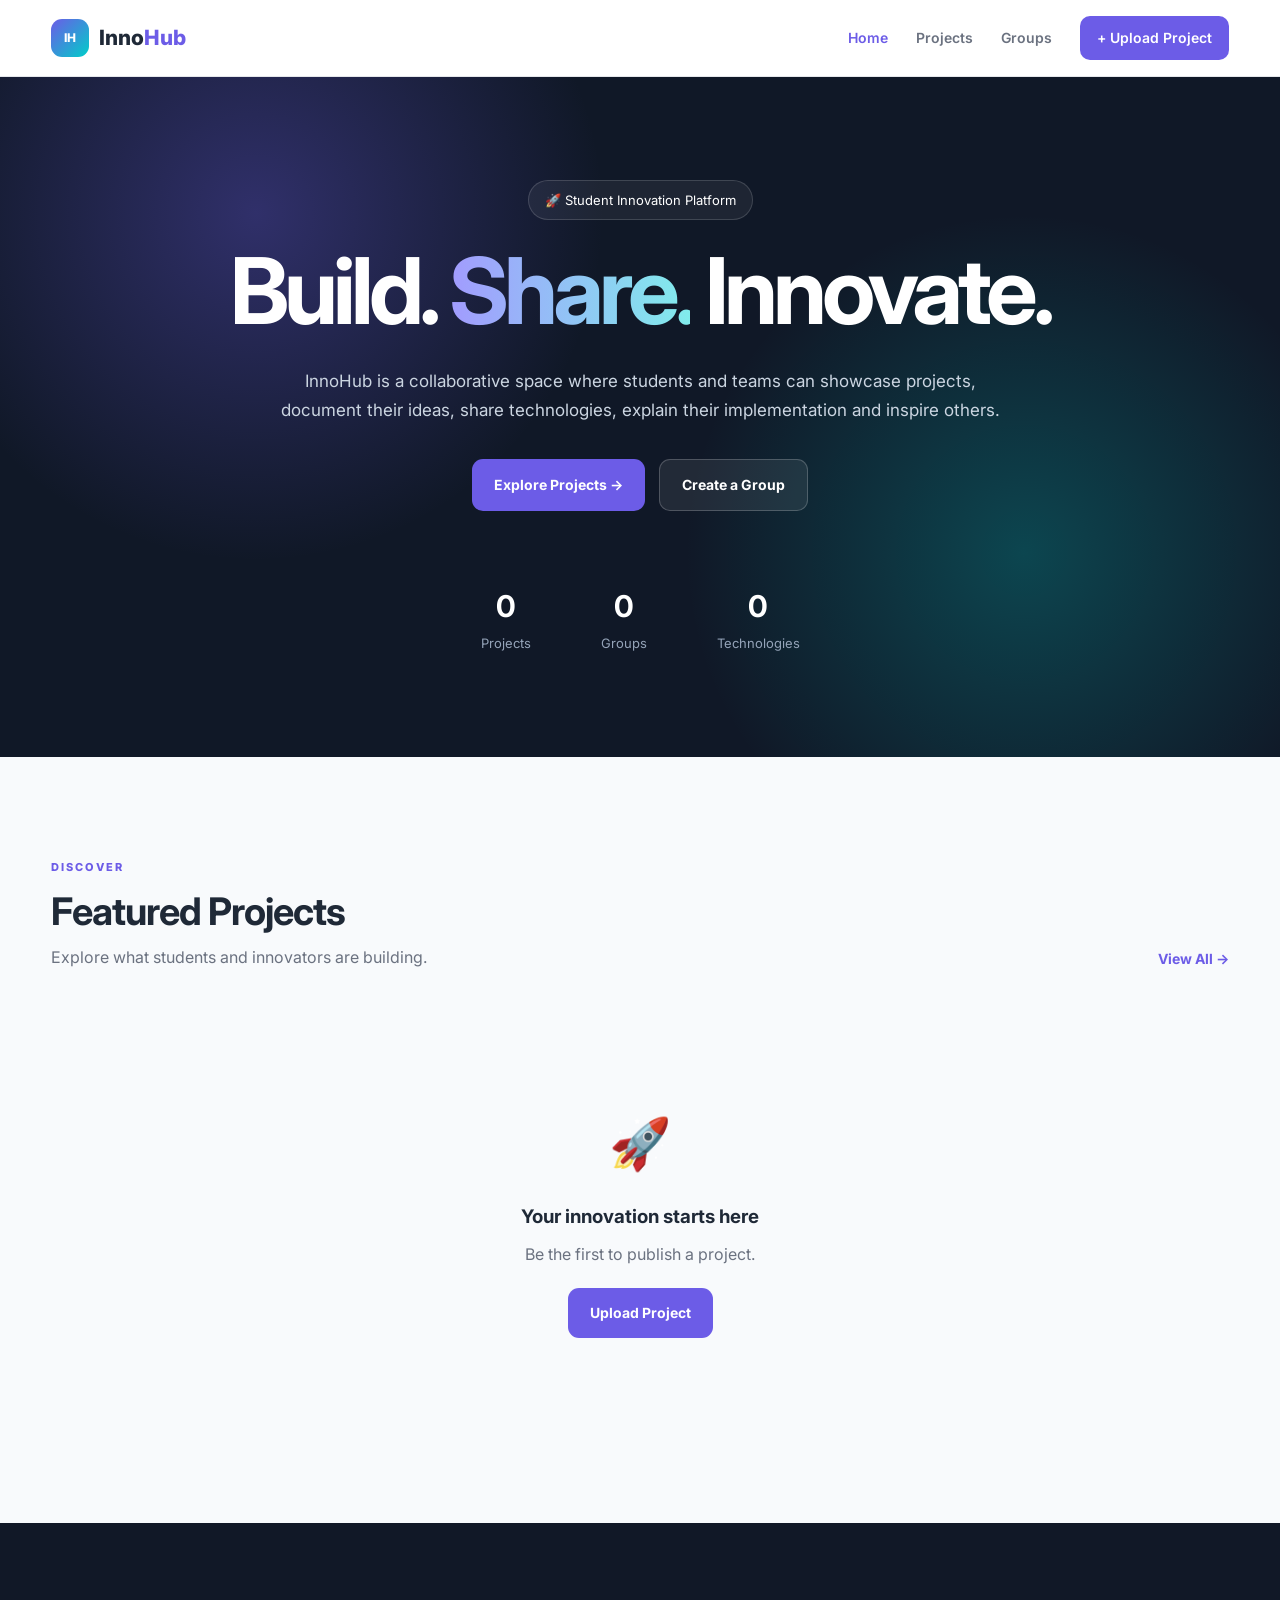
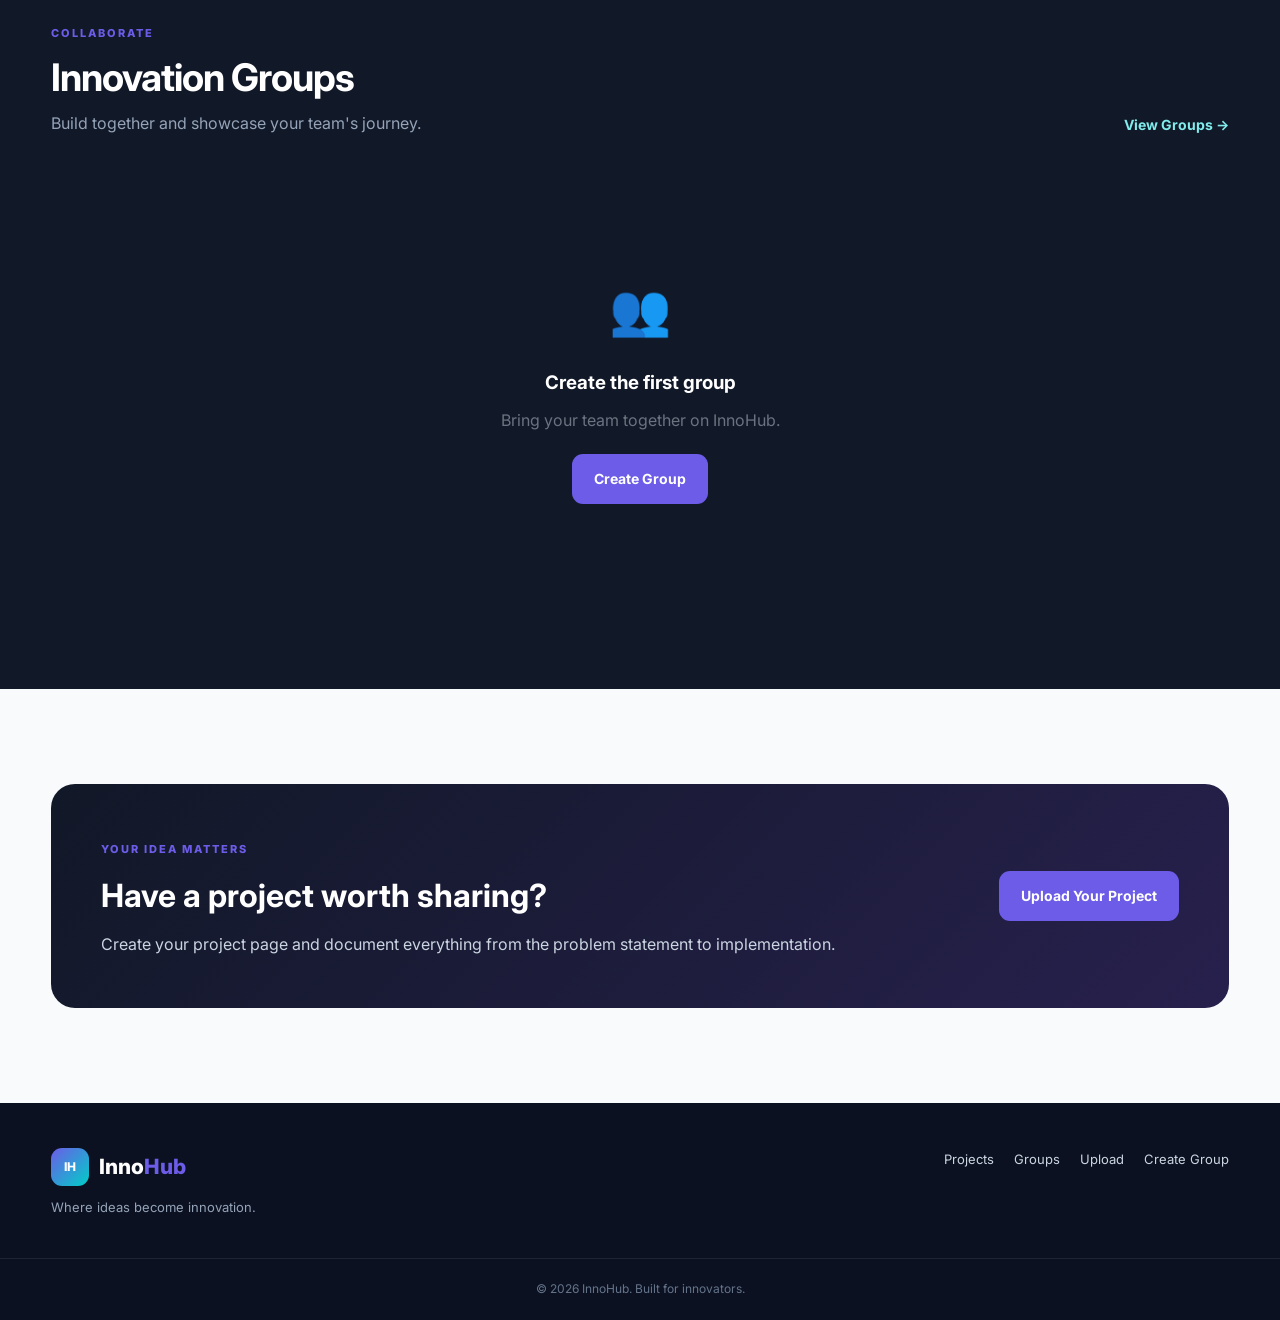
<file: index.html>
<!DOCTYPE html>
<html lang="en">
<head>
  <meta charset="UTF-8">
  <meta name="viewport" content="width=device-width, initial-scale=1.0">
  <meta name="description" content="InnoHub - A collaborative project showcase platform for students and innovators.">
  <title>InnoHub | Build. Share. Innovate.</title>

  <link rel="stylesheet" href="css/style.css">
  <link rel="stylesheet" href="css/responsive.css">
  <link rel="stylesheet" href="css/animations.css">
</head>

<body>

<header class="navbar">
  <div class="container nav-container">
    <a href="index.html" class="logo">
      <span class="logo-icon">IH</span>
      <span>Inno<span>Hub</span></span>
    </a>

    <button class="mobile-menu-btn" id="mobileMenuBtn">☰</button>

    <nav id="mainNav">
      <a href="index.html" class="active">Home</a>
      <a href="projects.html">Projects</a>
      <a href="groups.html">Groups</a>
      <a href="upload.html" class="nav-upload">+ Upload Project</a>
    </nav>
  </div>
</header>

<main>

<section class="hero">
  <div class="hero-background"></div>

  <div class="container hero-content">
    <div class="hero-badge">
      🚀 Student Innovation Platform
    </div>

    <h1>
      Build.
      <span>Share.</span>
      Innovate.
    </h1>

    <p>
      InnoHub is a collaborative space where students and teams can
      showcase projects, document their ideas, share technologies,
      explain their implementation and inspire others.
    </p>

    <div class="hero-actions">
      <a href="projects.html" class="btn btn-primary">
        Explore Projects →
      </a>

      <a href="create-group.html" class="btn btn-secondary">
        Create a Group
      </a>
    </div>

    <div class="hero-stats">
      <div>
        <strong id="heroProjectCount">0</strong>
        <span>Projects</span>
      </div>

      <div>
        <strong id="heroGroupCount">0</strong>
        <span>Groups</span>
      </div>

      <div>
        <strong id="heroTechCount">0</strong>
        <span>Technologies</span>
      </div>
    </div>
  </div>
</section>

<section class="section">
  <div class="container">

    <div class="section-heading">
      <div>
        <span class="section-label">DISCOVER</span>
        <h2>Featured Projects</h2>
        <p>Explore what students and innovators are building.</p>
      </div>

      <a href="projects.html" class="text-link">
        View All →
      </a>
    </div>

    <div id="featuredProjects" class="project-grid"></div>

  </div>
</section>

<section class="section section-dark">
  <div class="container">

    <div class="section-heading light">
      <div>
        <span class="section-label">COLLABORATE</span>
        <h2>Innovation Groups</h2>
        <p>Build together and showcase your team's journey.</p>
      </div>

      <a href="groups.html" class="text-link light-link">
        View Groups →
      </a>
    </div>

    <div id="featuredGroups" class="group-grid"></div>

  </div>
</section>

<section class="section">
  <div class="container">

    <div class="cta-card">
      <div>
        <span class="section-label">YOUR IDEA MATTERS</span>
        <h2>Have a project worth sharing?</h2>
        <p>
          Create your project page and document everything from the
          problem statement to implementation.
        </p>
      </div>

      <a href="upload.html" class="btn btn-primary">
        Upload Your Project
      </a>
    </div>

  </div>
</section>

</main>

<footer class="footer">
  <div class="container footer-content">

    <div>
      <div class="logo">
        <span class="logo-icon">IH</span>
        <span>Inno<span>Hub</span></span>
      </div>
      <p>Where ideas become innovation.</p>
    </div>

    <div class="footer-links">
      <a href="projects.html">Projects</a>
      <a href="groups.html">Groups</a>
      <a href="upload.html">Upload</a>
      <a href="create-group.html">Create Group</a>
    </div>

  </div>

  <div class="footer-bottom">
    © 2026 InnoHub. Built for innovators.
  </div>
</footer>

<script src="js/storage.js"></script>
<script src="js/main.js"></script>

</body>
</html>
</file>
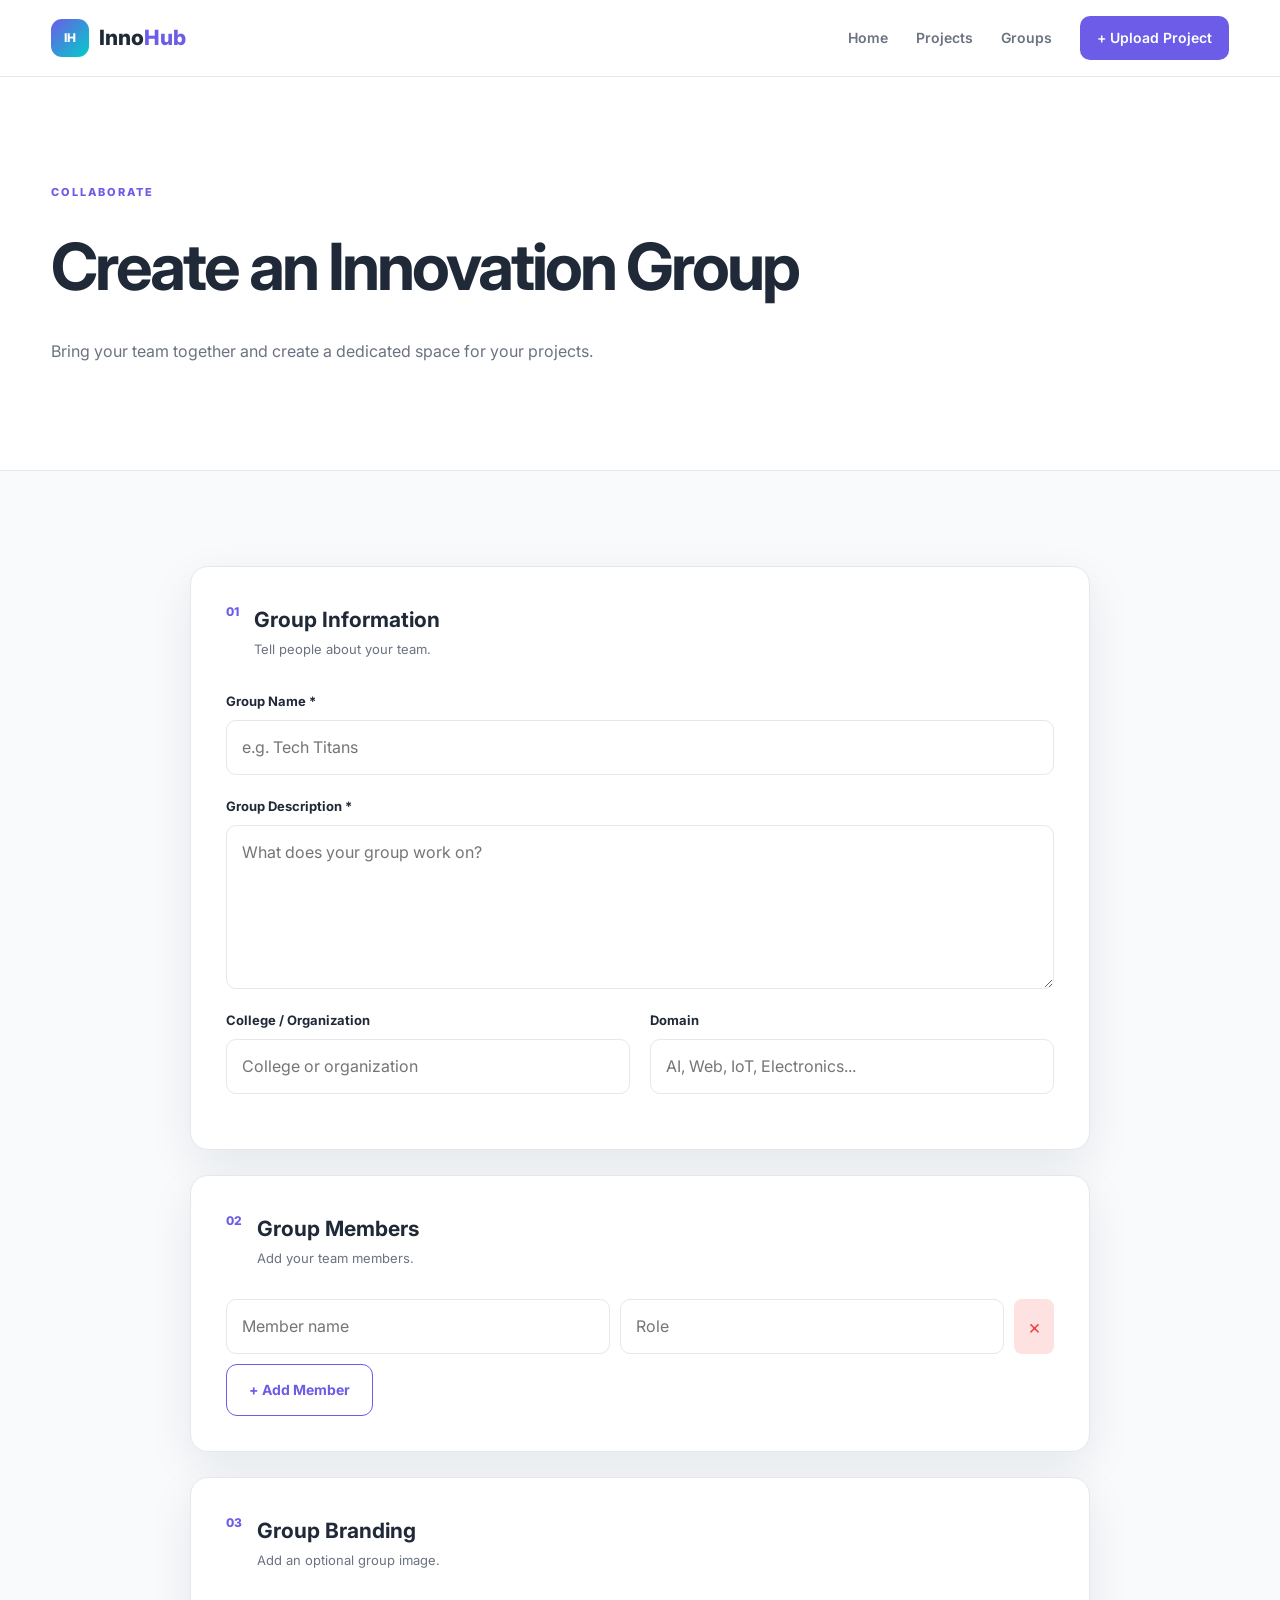
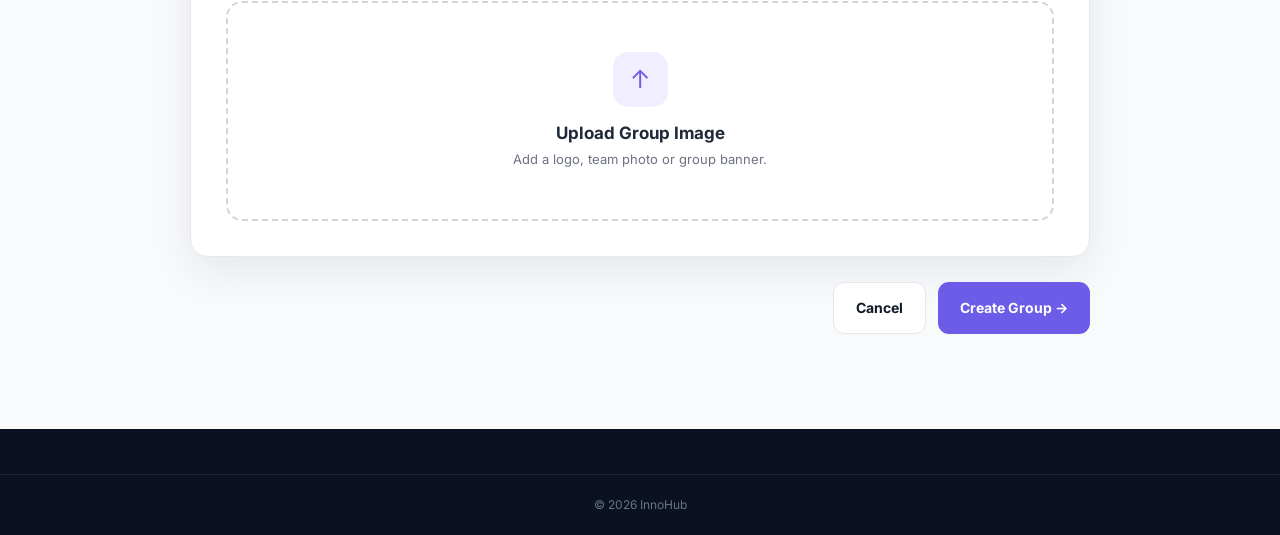
<file: create-group.html>
<!DOCTYPE html>
<html lang="en">
<head>
  <meta charset="UTF-8">
  <meta name="viewport" content="width=device-width, initial-scale=1.0">

  <title>Create Group | InnoHub</title>

  <link rel="stylesheet" href="css/style.css">
  <link rel="stylesheet" href="css/responsive.css">
  <link rel="stylesheet" href="css/animations.css">
</head>

<body>

<header class="navbar">

  <div class="container nav-container">

    <a href="index.html" class="logo">
      <span class="logo-icon">IH</span>
      <span>Inno<span>Hub</span></span>
    </a>

    <button class="mobile-menu-btn" id="mobileMenuBtn">
      ☰
    </button>

    <nav id="mainNav">
      <a href="index.html">Home</a>
      <a href="projects.html">Projects</a>
      <a href="groups.html">Groups</a>
      <a href="upload.html" class="nav-upload">+ Upload Project</a>
    </nav>

  </div>

</header>

<main>

<section class="page-header">

  <div class="container">

    <span class="section-label">COLLABORATE</span>

    <h1>Create an Innovation Group</h1>

    <p>
      Bring your team together and create a dedicated space
      for your projects.
    </p>

  </div>

</section>

<section class="section">

  <div class="container form-container">

    <form id="groupForm" class="project-form">

      <div class="form-section">

        <div class="form-section-heading">

          <span>01</span>

          <div>
            <h2>Group Information</h2>
            <p>Tell people about your team.</p>
          </div>

        </div>

        <div class="form-group">

          <label>Group Name *</label>

          <input
            type="text"
            id="groupName"
            required
            placeholder="e.g. Tech Titans"
          >

        </div>

        <div class="form-group">

          <label>Group Description *</label>

          <textarea
            id="groupDescription"
            rows="5"
            required
            placeholder="What does your group work on?"
          ></textarea>

        </div>

        <div class="form-grid">

          <div class="form-group">

            <label>College / Organization</label>

            <input
              type="text"
              id="organization"
              placeholder="College or organization"
            >

          </div>

          <div class="form-group">

            <label>Domain</label>

            <input
              type="text"
              id="groupDomain"
              placeholder="AI, Web, IoT, Electronics..."
            >

          </div>

        </div>

      </div>

      <div class="form-section">

        <div class="form-section-heading">

          <span>02</span>

          <div>
            <h2>Group Members</h2>
            <p>Add your team members.</p>
          </div>

        </div>

        <div id="groupMembers">

          <div class="member-input">

            <input
              type="text"
              placeholder="Member name"
            >

            <input
              type="text"
              placeholder="Role"
            >

            <button
              type="button"
              class="remove-member"
              onclick="removeMember(this)"
            >
              ×
            </button>

          </div>

        </div>

        <button
          type="button"
          id="addGroupMember"
          class="btn btn-outline"
        >
          + Add Member
        </button>

      </div>

      <div class="form-section">

        <div class="form-section-heading">

          <span>03</span>

          <div>
            <h2>Group Branding</h2>
            <p>Add an optional group image.</p>
          </div>

        </div>

        <div class="upload-zone">

          <input
            type="file"
            id="groupImage"
            accept="image/*"
          >

          <div class="upload-zone-content">

            <div class="upload-icon">
              ↑
            </div>

            <h3>Upload Group Image</h3>

            <p>
              Add a logo, team photo or group banner.
            </p>

          </div>

        </div>

        <div id="groupImagePreview"></div>

      </div>

      <div class="form-actions">

        <a href="groups.html" class="btn btn-secondary">
          Cancel
        </a>

        <button
          type="submit"
          class="btn btn-primary"
        >
          Create Group →
        </button>

      </div>

    </form>

  </div>

</section>

</main>

<footer class="footer">

  <div class="footer-bottom">
    © 2026 InnoHub
  </div>

</footer>

<script src="js/storage.js"></script>
<script src="js/main.js"></script>
<script src="js/groups.js"></script>

</body>
</html>
</file>
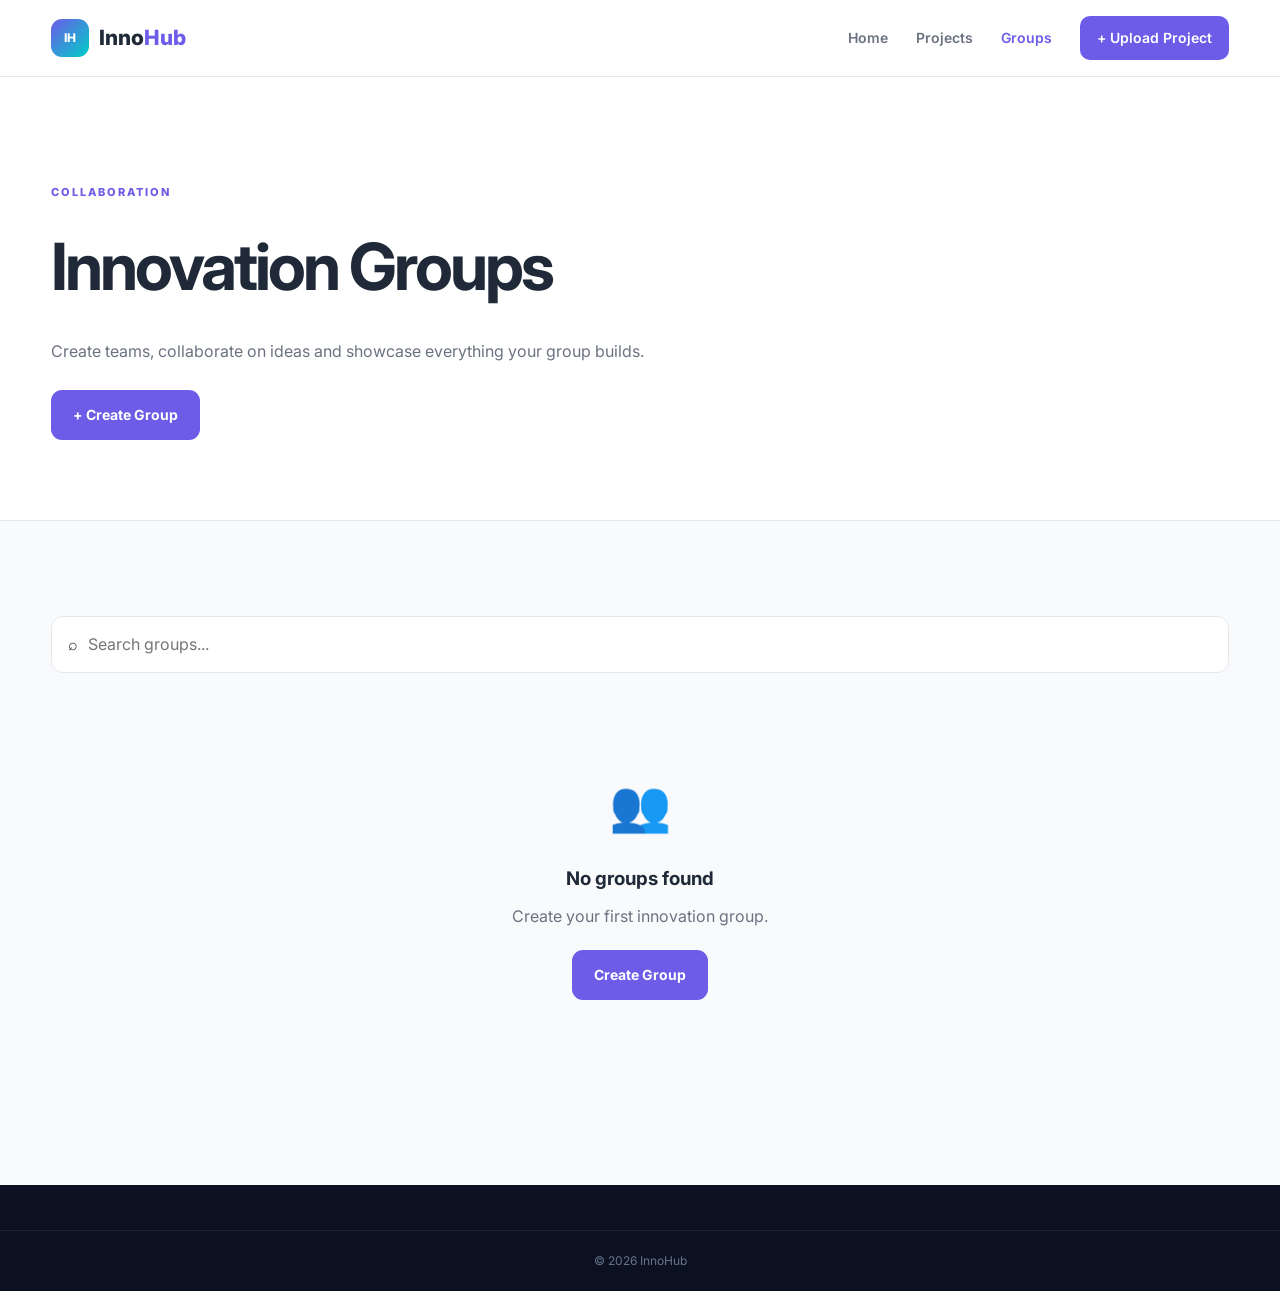
<file: groups.html>
<!DOCTYPE html>
<html lang="en">
<head>
  <meta charset="UTF-8">
  <meta name="viewport" content="width=device-width, initial-scale=1.0">

  <title>Groups | InnoHub</title>

  <link rel="stylesheet" href="css/style.css">
  <link rel="stylesheet" href="css/responsive.css">
  <link rel="stylesheet" href="css/animations.css">
</head>

<body>

<header class="navbar">
  <div class="container nav-container">

    <a href="index.html" class="logo">
      <span class="logo-icon">IH</span>
      <span>Inno<span>Hub</span></span>
    </a>

    <button class="mobile-menu-btn" id="mobileMenuBtn">☰</button>

    <nav id="mainNav">
      <a href="index.html">Home</a>
      <a href="projects.html">Projects</a>
      <a href="groups.html" class="active">Groups</a>
      <a href="upload.html" class="nav-upload">+ Upload Project</a>
    </nav>

  </div>
</header>

<main>

<section class="page-header">
  <div class="container">

    <span class="section-label">COLLABORATION</span>

    <h1>Innovation Groups</h1>

    <p>
      Create teams, collaborate on ideas and showcase everything
      your group builds.
    </p>

    <a href="create-group.html" class="btn btn-primary">
      + Create Group
    </a>

  </div>
</section>

<section class="section">

  <div class="container">

    <div class="search-box group-search">
      <span>⌕</span>

      <input
        type="search"
        id="groupSearch"
        placeholder="Search groups..."
      >
    </div>

    <div id="groupsContainer" class="group-grid large-grid"></div>

    <div id="emptyGroups" class="empty-state hidden">

      <div class="empty-icon">👥</div>

      <h3>No groups found</h3>

      <p>
        Create your first innovation group.
      </p>

      <a href="create-group.html" class="btn btn-primary">
        Create Group
      </a>

    </div>

  </div>

</section>

</main>

<footer class="footer">
  <div class="footer-bottom">
    © 2026 InnoHub
  </div>
</footer>

<script src="js/storage.js"></script>
<script src="js/main.js"></script>
<script src="js/groups.js"></script>

</body>
</html>
</file>
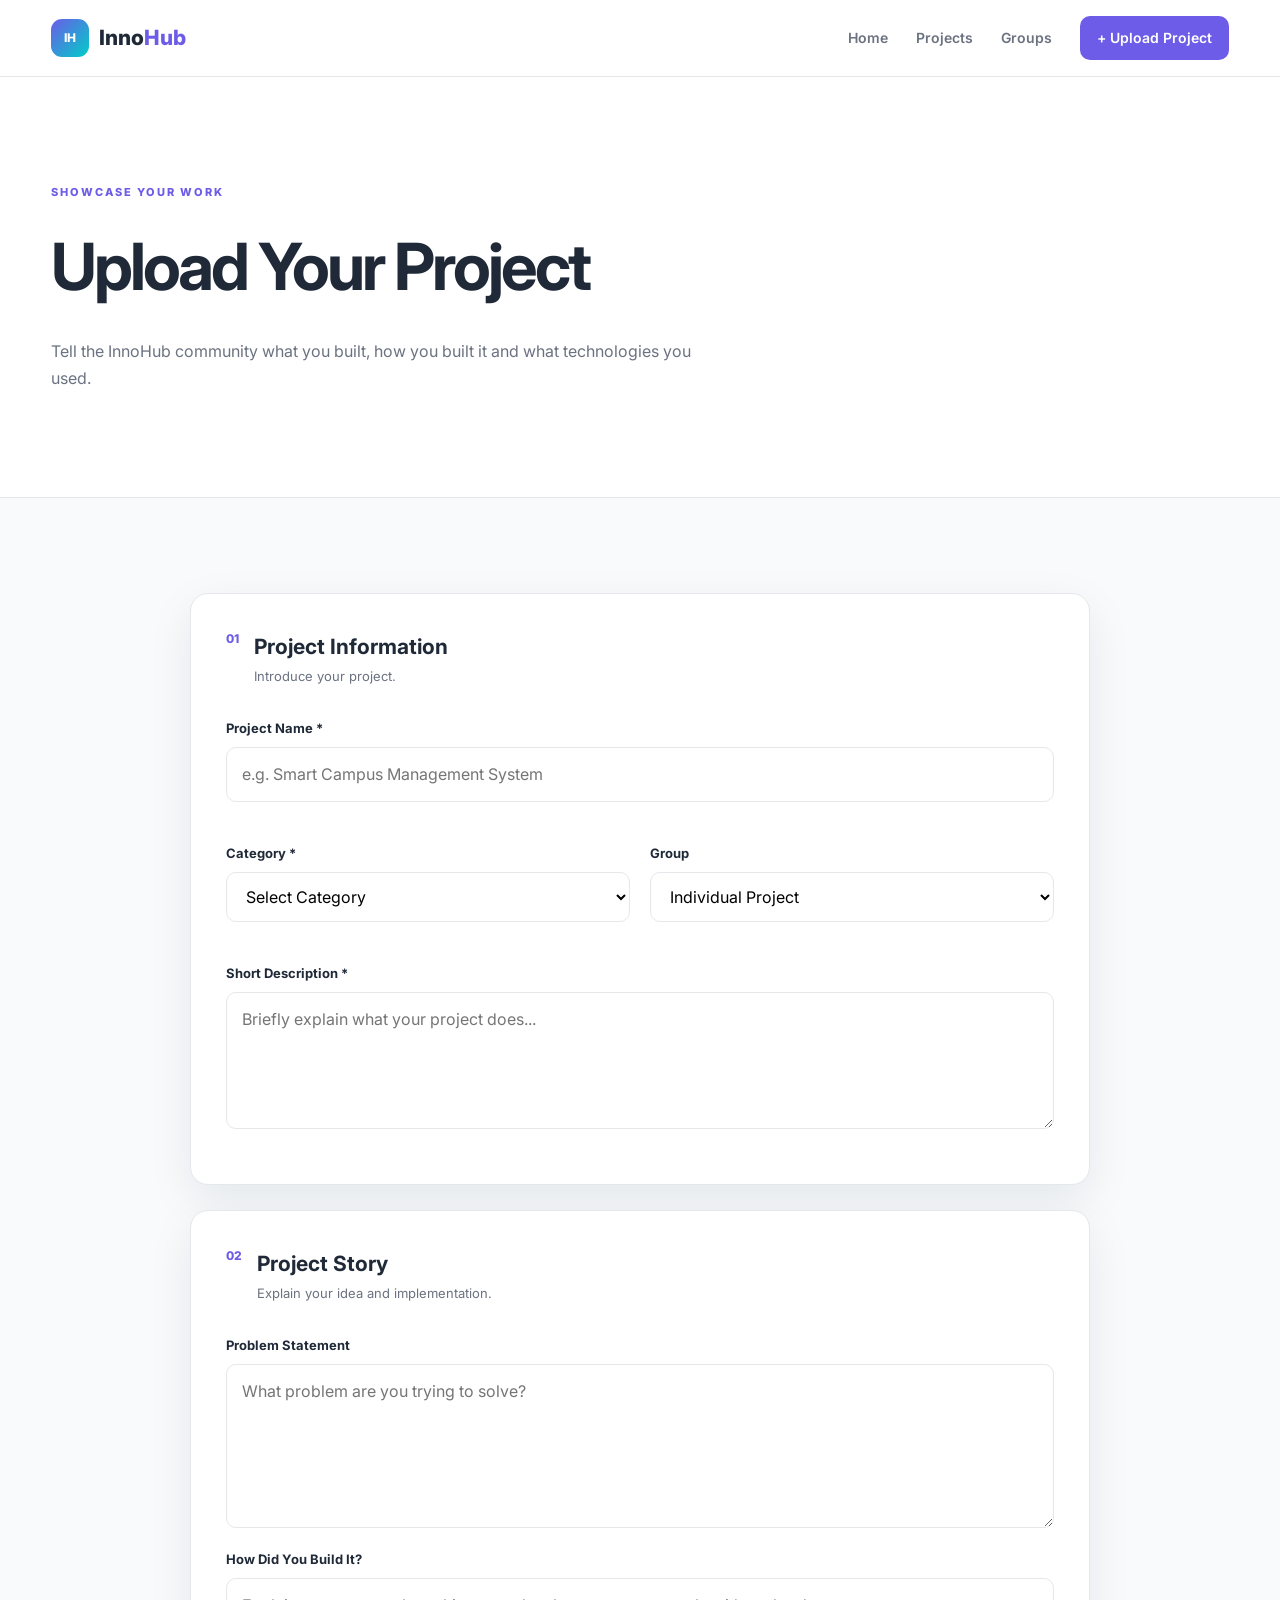
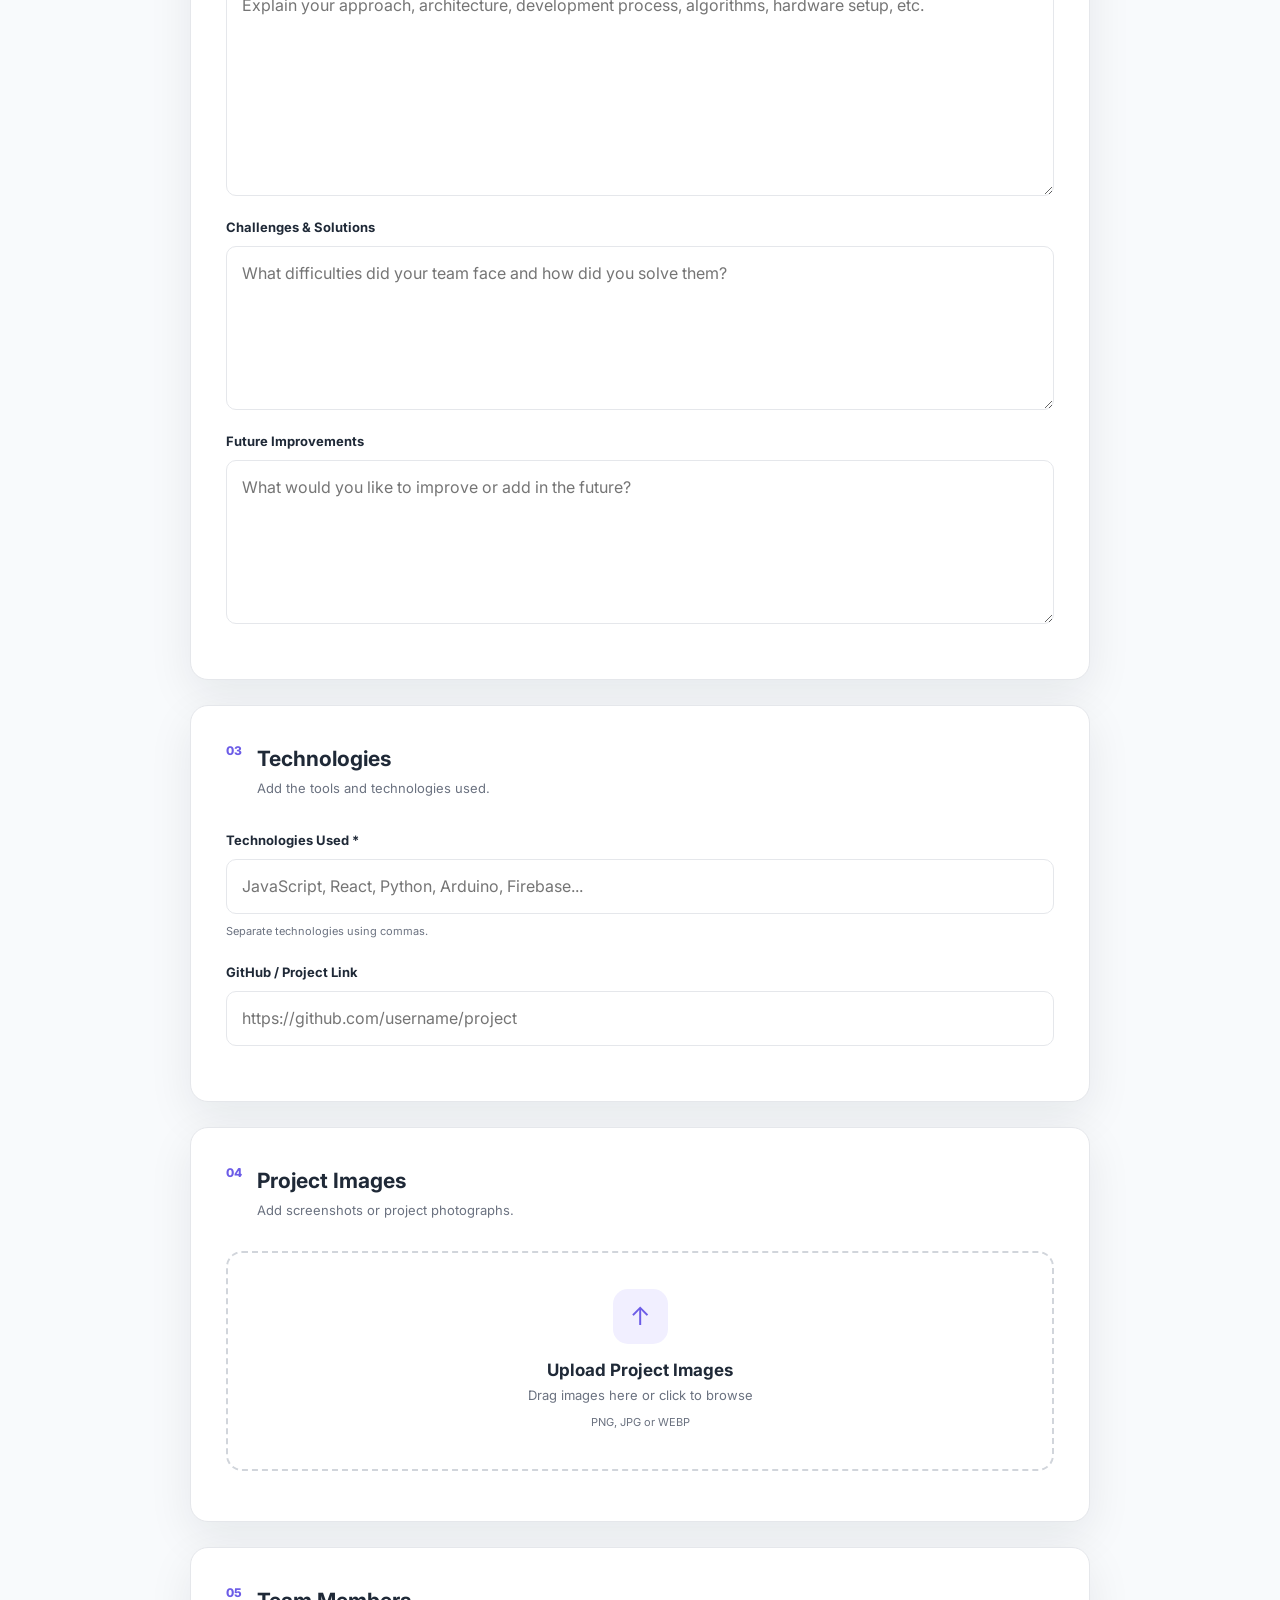
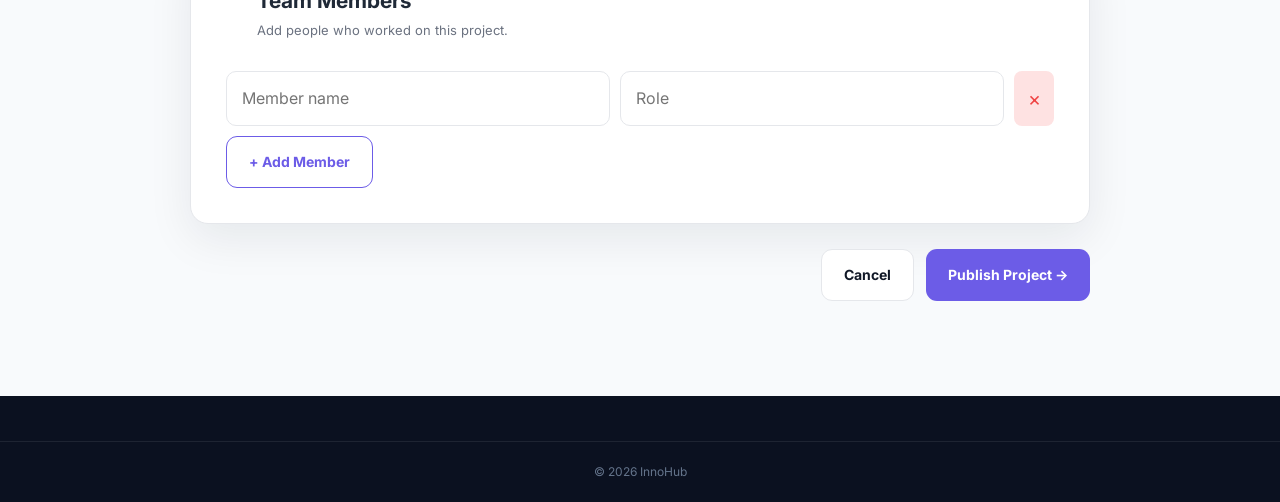
<file: upload.html>
<!DOCTYPE html>
<html lang="en">
<head>
  <meta charset="UTF-8">
  <meta name="viewport" content="width=device-width, initial-scale=1.0">

  <title>Upload Project | InnoHub</title>

  <link rel="stylesheet" href="css/style.css">
  <link rel="stylesheet" href="css/responsive.css">
  <link rel="stylesheet" href="css/animations.css">
</head>

<body>

<header class="navbar">
  <div class="container nav-container">

    <a href="index.html" class="logo">
      <span class="logo-icon">IH</span>
      <span>Inno<span>Hub</span></span>
    </a>

    <button class="mobile-menu-btn" id="mobileMenuBtn">☰</button>

    <nav id="mainNav">
      <a href="index.html">Home</a>
      <a href="projects.html">Projects</a>
      <a href="groups.html">Groups</a>
      <a href="upload.html" class="nav-upload active">+ Upload Project</a>
    </nav>

  </div>
</header>

<main>

<section class="page-header">
  <div class="container">
    <span class="section-label">SHOWCASE YOUR WORK</span>
    <h1>Upload Your Project</h1>
    <p>
      Tell the InnoHub community what you built, how you built it
      and what technologies you used.
    </p>
  </div>
</section>

<section class="section">
  <div class="container form-container">

    <form id="projectForm" class="project-form">

      <div class="form-section">
        <div class="form-section-heading">
          <span>01</span>
          <div>
            <h2>Project Information</h2>
            <p>Introduce your project.</p>
          </div>
        </div>

        <div class="form-grid">

          <div class="form-group full">
            <label>Project Name *</label>
            <input
              type="text"
              id="projectTitle"
              required
              placeholder="e.g. Smart Campus Management System"
            >
          </div>

          <div class="form-group">
            <label>Category *</label>

            <select id="projectCategory" required>
              <option value="">Select Category</option>
              <option>Web Development</option>
              <option>AI & ML</option>
              <option>IoT</option>
              <option>Electronics</option>
              <option>Mobile App</option>
              <option>Other</option>
            </select>
          </div>

          <div class="form-group">
            <label>Group</label>

            <select id="projectGroup">
              <option value="">Individual Project</option>
            </select>
          </div>

          <div class="form-group full">
            <label>Short Description *</label>

            <textarea
              id="projectDescription"
              rows="4"
              required
              placeholder="Briefly explain what your project does..."
            ></textarea>
          </div>

        </div>
      </div>

      <div class="form-section">

        <div class="form-section-heading">
          <span>02</span>
          <div>
            <h2>Project Story</h2>
            <p>Explain your idea and implementation.</p>
          </div>
        </div>

        <div class="form-group">
          <label>Problem Statement</label>

          <textarea
            id="problemStatement"
            rows="5"
            placeholder="What problem are you trying to solve?"
          ></textarea>
        </div>

        <div class="form-group">
          <label>How Did You Build It?</label>

          <textarea
            id="implementation"
            rows="7"
            placeholder="Explain your approach, architecture, development process, algorithms, hardware setup, etc."
          ></textarea>
        </div>

        <div class="form-group">
          <label>Challenges & Solutions</label>

          <textarea
            id="challenges"
            rows="5"
            placeholder="What difficulties did your team face and how did you solve them?"
          ></textarea>
        </div>

        <div class="form-group">
          <label>Future Improvements</label>

          <textarea
            id="futureScope"
            rows="5"
            placeholder="What would you like to improve or add in the future?"
          ></textarea>
        </div>

      </div>

      <div class="form-section">

        <div class="form-section-heading">
          <span>03</span>
          <div>
            <h2>Technologies</h2>
            <p>Add the tools and technologies used.</p>
          </div>
        </div>

        <div class="form-group">

          <label>Technologies Used *</label>

          <input
            type="text"
            id="technologies"
            required
            placeholder="JavaScript, React, Python, Arduino, Firebase..."
          >

          <small>
            Separate technologies using commas.
          </small>

        </div>

        <div class="form-group">

          <label>GitHub / Project Link</label>

          <input
            type="url"
            id="projectLink"
            placeholder="https://github.com/username/project"
          >

        </div>

      </div>

      <div class="form-section">

        <div class="form-section-heading">
          <span>04</span>
          <div>
            <h2>Project Images</h2>
            <p>Add screenshots or project photographs.</p>
          </div>
        </div>

        <div class="upload-zone">

          <input
            type="file"
            id="projectImages"
            accept="image/*"
            multiple
          >

          <div class="upload-zone-content">
            <div class="upload-icon">↑</div>
            <h3>Upload Project Images</h3>
            <p>
              Drag images here or click to browse
            </p>
            <small>PNG, JPG or WEBP</small>
          </div>

        </div>

        <div id="imagePreview" class="image-preview"></div>

      </div>

      <div class="form-section">

        <div class="form-section-heading">
          <span>05</span>
          <div>
            <h2>Team Members</h2>
            <p>Add people who worked on this project.</p>
          </div>
        </div>

        <div id="membersContainer">

          <div class="member-input">
            <input
              type="text"
              placeholder="Member name"
            >

            <input
              type="text"
              placeholder="Role"
            >

            <button
              type="button"
              class="remove-member"
              onclick="removeMember(this)"
            >
              ×
            </button>
          </div>

        </div>

        <button
          type="button"
          id="addMember"
          class="btn btn-outline"
        >
          + Add Member
        </button>

      </div>

      <div class="form-actions">

        <a href="projects.html" class="btn btn-secondary">
          Cancel
        </a>

        <button type="submit" class="btn btn-primary">
          Publish Project →
        </button>

      </div>

    </form>

  </div>
</section>

</main>

<footer class="footer">
  <div class="footer-bottom">
    © 2026 InnoHub
  </div>
</footer>

<script src="js/storage.js"></script>
<script src="js/main.js"></script>
<script src="js/upload.js"></script>

</body>
</html>
</file>
<file: css/style.css>
@import url('https://fonts.googleapis.com/css2?family=Inter:wght@400;500;600;700;800&display=swap');

:root {
  --primary: #6c5ce7;
  --primary-dark: #5848d5;
  --secondary: #00cec9;

  --dark: #111827;
  --dark-2: #1f2937;

  --text: #1f2937;
  --muted: #6b7280;

  --light: #f8fafc;
  --white: #ffffff;

  --border: #e5e7eb;

  --success: #10b981;
  --danger: #ef4444;

  --radius: 18px;
  --shadow: 0 15px 45px rgba(15, 23, 42, 0.08);
}

* {
  margin: 0;
  padding: 0;
  box-sizing: border-box;
}

html {
  scroll-behavior: smooth;
}

body {
  font-family: 'Inter', sans-serif;
  color: var(--text);
  background: var(--light);
  line-height: 1.7;
}

a {
  text-decoration: none;
  color: inherit;
}

button,
input,
textarea,
select {
  font: inherit;
}

button {
  cursor: pointer;
}

.container {
  width: min(1180px, 92%);
  margin: auto;
}

/* NAVBAR */

.navbar {
  position: sticky;
  top: 0;
  z-index: 1000;
  background: rgba(255, 255, 255, 0.95);
  backdrop-filter: blur(15px);
  border-bottom: 1px solid var(--border);
}

.nav-container {
  min-height: 76px;
  display: flex;
  align-items: center;
  justify-content: space-between;
}

.logo {
  display: flex;
  align-items: center;
  gap: 10px;
  font-size: 21px;
  font-weight: 800;
}

.logo > span:last-child > span {
  color: var(--primary);
}

.logo-icon {
  width: 38px;
  height: 38px;
  display: grid;
  place-items: center;
  border-radius: 11px;
  color: white;
  background: linear-gradient(135deg, var(--primary), var(--secondary));
  font-size: 12px;
}

nav {
  display: flex;
  align-items: center;
  gap: 28px;
}

nav a {
  color: var(--muted);
  font-size: 14px;
  font-weight: 600;
  transition: .25s;
}

nav a:hover,
nav a.active {
  color: var(--primary);
}

.nav-upload {
  padding: 10px 17px;
  border-radius: 10px;
  color: white !important;
  background: var(--primary);
}

.mobile-menu-btn {
  display: none;
  border: 0;
  background: transparent;
  font-size: 25px;
}

/* HERO */

.hero {
  position: relative;
  min-height: 680px;
  display: flex;
  align-items: center;
  overflow: hidden;
  background: #101827;
  color: white;
}

.hero-background {
  position: absolute;
  inset: 0;
  background:
    radial-gradient(circle at 20% 20%, rgba(108,92,231,.35), transparent 30%),
    radial-gradient(circle at 80% 70%, rgba(0,206,201,.25), transparent 30%);
}

.hero-content {
  position: relative;
  max-width: 900px;
  text-align: center;
}

.hero-badge {
  display: inline-block;
  padding: 8px 16px;
  border: 1px solid rgba(255,255,255,.15);
  border-radius: 50px;
  background: rgba(255,255,255,.06);
  margin-bottom: 25px;
  font-size: 13px;
}

.hero h1 {
  font-size: clamp(50px, 8vw, 92px);
  line-height: 1;
  letter-spacing: -5px;
  margin-bottom: 30px;
}

.hero h1 span {
  background: linear-gradient(90deg, #a29bfe, #81ecec);
  -webkit-background-clip: text;
  color: transparent;
}

.hero p {
  max-width: 720px;
  margin: auto;
  color: #cbd5e1;
  font-size: 17px;
}

.hero-actions {
  display: flex;
  justify-content: center;
  gap: 14px;
  margin-top: 35px;
}

.hero-stats {
  display: flex;
  justify-content: center;
  gap: 70px;
  margin-top: 70px;
}

.hero-stats div {
  display: flex;
  flex-direction: column;
}

.hero-stats strong {
  font-size: 30px;
}

.hero-stats span {
  color: #94a3b8;
  font-size: 13px;
}

/* BUTTONS */

.btn {
  border: none;
  padding: 13px 22px;
  border-radius: 11px;
  display: inline-flex;
  align-items: center;
  justify-content: center;
  gap: 8px;
  font-weight: 700;
  font-size: 14px;
  transition: .25s;
}

.btn-primary {
  background: var(--primary);
  color: white;
}

.btn-primary:hover {
  background: var(--primary-dark);
  transform: translateY(-2px);
  box-shadow: 0 10px 25px rgba(108,92,231,.25);
}

.btn-secondary {
  background: white;
  color: var(--dark);
  border: 1px solid var(--border);
}

.hero .btn-secondary {
  background: rgba(255,255,255,.08);
  color: white;
  border-color: rgba(255,255,255,.2);
}

.btn-outline {
  background: transparent;
  border: 1px solid var(--primary);
  color: var(--primary);
}

/* SECTIONS */

.section {
  padding: 95px 0;
}

.section-dark {
  background: var(--dark);
  color: white;
}

.section-heading {
  display: flex;
  align-items: flex-end;
  justify-content: space-between;
  gap: 30px;
  margin-bottom: 40px;
}

.section-heading h2 {
  font-size: 38px;
  letter-spacing: -1px;
}

.section-heading p {
  color: var(--muted);
}

.section-heading.light p {
  color: #94a3b8;
}

.section-label {
  color: var(--primary);
  font-size: 11px;
  letter-spacing: 2px;
  font-weight: 800;
}

.text-link {
  color: var(--primary);
  font-weight: 700;
  font-size: 14px;
}

.light-link {
  color: #81ecec;
}

/* CARDS */

.project-grid,
.group-grid {
  display: grid;
  grid-template-columns: repeat(3, 1fr);
  gap: 24px;
}

.project-card,
.group-card {
  background: white;
  border: 1px solid var(--border);
  border-radius: var(--radius);
  overflow: hidden;
  box-shadow: var(--shadow);
  transition: .3s;
}

.project-card:hover,
.group-card:hover {
  transform: translateY(-6px);
}

.card-image {
  height: 210px;
  background: linear-gradient(135deg, #6c5ce7, #00cec9);
  display: flex;
  align-items: center;
  justify-content: center;
  color: white;
  overflow: hidden;
}

.card-image img {
  width: 100%;
  height: 100%;
  object-fit: cover;
}

.card-placeholder {
  font-size: 55px;
  opacity: .8;
}

.card-content {
  padding: 24px;
}

.card-category {
  display: inline-block;
  padding: 5px 9px;
  background: #f1efff;
  color: var(--primary);
  border-radius: 6px;
  font-size: 10px;
  font-weight: 800;
  margin-bottom: 12px;
}

.card-content h3 {
  font-size: 20px;
  margin-bottom: 8px;
}

.card-content p {
  color: var(--muted);
  font-size: 13px;
  display: -webkit-box;
  -webkit-line-clamp: 3;
  -webkit-box-orient: vertical;
  overflow: hidden;
}

.tech-list {
  display: flex;
  flex-wrap: wrap;
  gap: 6px;
  margin-top: 18px;
}

.tech-tag {
  padding: 5px 8px;
  border-radius: 6px;
  background: #f3f4f6;
  color: #4b5563;
  font-size: 10px;
  font-weight: 600;
}

/* GROUP */

.group-card {
  padding: 26px;
}

.group-avatar {
  width: 70px;
  height: 70px;
  border-radius: 18px;
  display: grid;
  place-items: center;
  background: linear-gradient(135deg, var(--primary), var(--secondary));
  color: white;
  font-size: 22px;
  font-weight: 800;
  margin-bottom: 20px;
}

.group-card h3 {
  font-size: 21px;
}

.group-card p {
  color: var(--muted);
  font-size: 13px;
  margin: 8px 0 18px;
}

.group-meta {
  display: flex;
  justify-content: space-between;
  color: var(--muted);
  font-size: 12px;
}

/* CTA */

.cta-card {
  padding: 50px;
  border-radius: 24px;
  background: linear-gradient(135deg, #111827, #27204d);
  color: white;
  display: flex;
  align-items: center;
  justify-content: space-between;
  gap: 30px;
}

.cta-card h2 {
  font-size: 32px;
  margin: 8px 0;
}

.cta-card p {
  color: #cbd5e1;
}

/* PAGE HEADER */

.page-header {
  padding: 100px 0 80px;
  background: white;
  border-bottom: 1px solid var(--border);
}

.page-header h1 {
  font-size: clamp(40px, 6vw, 65px);
  letter-spacing: -3px;
  margin: 8px 0 15px;
}

.page-header p {
  max-width: 650px;
  color: var(--muted);
  margin-bottom: 25px;
}

/* SEARCH */

.filter-bar {
  display: flex;
  gap: 15px;
  margin-bottom: 40px;
}

.search-box {
  flex: 1;
  display: flex;
  align-items: center;
  gap: 10px;
  background: white;
  border: 1px solid var(--border);
  border-radius: 12px;
  padding: 0 16px;
}

.search-box input {
  border: none;
  outline: none;
  width: 100%;
  padding: 14px 0;
}

select,
input,
textarea {
  border: 1px solid var(--border);
  outline: none;
  border-radius: 10px;
  background: white;
  padding: 13px 15px;
}

.filter-bar select {
  min-width: 210px;
}

/* FORMS */

.form-container {
  max-width: 900px;
}

.project-form {
  display: flex;
  flex-direction: column;
  gap: 25px;
}

.form-section {
  background: white;
  padding: 35px;
  border: 1px solid var(--border);
  border-radius: 18px;
  box-shadow: var(--shadow);
}

.form-section-heading {
  display: flex;
  gap: 15px;
  margin-bottom: 30px;
}

.form-section-heading > span {
  color: var(--primary);
  font-size: 12px;
  font-weight: 800;
}

.form-section-heading h2 {
  font-size: 21px;
}

.form-section-heading p {
  color: var(--muted);
  font-size: 13px;
}

.form-grid {
  display: grid;
  grid-template-columns: 1fr 1fr;
  gap: 20px;
}

.form-group {
  display: flex;
  flex-direction: column;
  gap: 8px;
  margin-bottom: 20px;
}

.form-group.full {
  grid-column: 1 / -1;
}

.form-group label {
  font-size: 13px;
  font-weight: 700;
}

textarea {
  resize: vertical;
}

small {
  color: var(--muted);
  font-size: 11px;
}

/* IMAGE UPLOAD */

.upload-zone {
  position: relative;
  min-height: 220px;
  display: grid;
  place-items: center;
  border: 2px dashed #d1d5db;
  border-radius: 16px;
  text-align: center;
  overflow: hidden;
}

.upload-zone input {
  position: absolute;
  inset: 0;
  opacity: 0;
  cursor: pointer;
}

.upload-icon {
  width: 55px;
  height: 55px;
  margin: auto auto 12px;
  display: grid;
  place-items: center;
  border-radius: 15px;
  background: #f1efff;
  color: var(--primary);
  font-size: 25px;
}

.upload-zone h3 {
  font-size: 17px;
}

.upload-zone p {
  color: var(--muted);
  font-size: 13px;
}

.image-preview {
  display: grid;
  grid-template-columns: repeat(4, 1fr);
  gap: 12px;
  margin-top: 15px;
}

.preview-image {
  height: 120px;
  border-radius: 10px;
  object-fit: cover;
  width: 100%;
}

/* MEMBERS */

.member-input {
  display: grid;
  grid-template-columns: 1fr 1fr 40px;
  gap: 10px;
  margin-bottom: 10px;
}

.remove-member {
  border: none;
  background: #fee2e2;
  color: var(--danger);
  border-radius: 8px;
  font-size: 20px;
}

.form-actions {
  display: flex;
  justify-content: flex-end;
  gap: 12px;
}

/* DETAIL */

.detail-hero {
  padding: 80px 0;
  background: #111827;
  color: white;
}

.detail-hero h1 {
  font-size: clamp(40px, 6vw, 70px);
  line-height: 1.1;
  margin: 15px 0;
}

.detail-hero p {
  color: #cbd5e1;
  max-width: 750px;
}

.detail-layout {
  display: grid;
  grid-template-columns: 2fr 1fr;
  gap: 35px;
}

.detail-section {
  background: white;
  padding: 30px;
  border: 1px solid var(--border);
  border-radius: 18px;
  margin-bottom: 25px;
}

.detail-section h2 {
  margin-bottom: 15px;
}

.detail-section p {
  color: #4b5563;
  white-space: pre-line;
}

.detail-gallery {
  display: grid;
  grid-template-columns: repeat(2, 1fr);
  gap: 15px;
}

.detail-gallery img {
  width: 100%;
  height: 240px;
  object-fit: cover;
  border-radius: 12px;
}

.sidebar-card {
  background: white;
  padding: 25px;
  border-radius: 18px;
  border: 1px solid var(--border);
  margin-bottom: 20px;
}

.sidebar-card h3 {
  margin-bottom: 15px;
}

.member-row {
  display: flex;
  justify-content: space-between;
  padding: 10px 0;
  border-bottom: 1px solid var(--border);
  font-size: 13px;
}

.member-row:last-child {
  border: none;
}

/* EMPTY */

.empty-state {
  text-align: center;
  padding: 90px 20px;
}

.empty-icon {
  font-size: 50px;
  margin-bottom: 15px;
}

.empty-state p {
  color: var(--muted);
  margin: 8px 0 20px;
}

.hidden {
  display: none !important;
}

/* FOOTER */

.footer {
  background: #0b1120;
  color: white;
  padding-top: 45px;
}

.footer-content {
  display: flex;
  justify-content: space-between;
  gap: 30px;
  padding-bottom: 40px;
}

.footer p {
  color: #94a3b8;
  font-size: 13px;
  margin-top: 10px;
}

.footer-links {
  display: flex;
  gap: 20px;
}

.footer-links a {
  color: #cbd5e1;
  font-size: 13px;
}

.footer-bottom {
  text-align: center;
  border-top: 1px solid rgba(255,255,255,.08);
  padding: 20px;
  color: #64748b;
  font-size: 12px;
  }
</file>
<file: css/responsive.css>
@media (max-width: 900px) {

  nav {
    display: none;
    position: absolute;
    top: 76px;
    left: 0;
    right: 0;
    padding: 20px;
    background: white;
    flex-direction: column;
    align-items: stretch;
    border-bottom: 1px solid var(--border);
  }

  nav.show {
    display: flex;
  }

  .mobile-menu-btn {
    display: block;
  }

  .project-grid,
  .group-grid {
    grid-template-columns: repeat(2, 1fr);
  }

  .detail-layout {
    grid-template-columns: 1fr;
  }

  .cta-card {
    flex-direction: column;
    align-items: flex-start;
  }
}

@media (max-width: 650px) {

  .section {
    padding: 65px 0;
  }

  .hero {
    min-height: 620px;
  }

  .hero h1 {
    font-size: 52px;
    letter-spacing: -3px;
  }

  .hero p {
    font-size: 14px;
  }

  .hero-actions {
    flex-direction: column;
  }

  .hero-stats {
    gap: 25px;
  }

  .hero-stats strong {
    font-size: 22px;
  }

  .section-heading {
    align-items: flex-start;
    flex-direction: column;
  }

  .section-heading h2 {
    font-size: 30px;
  }

  .project-grid,
  .group-grid {
    grid-template-columns: 1fr;
  }

  .form-grid {
    grid-template-columns: 1fr;
  }

  .form-section {
    padding: 22px;
  }

  .member-input {
    grid-template-columns: 1fr 1fr 35px;
  }

  .image-preview {
    grid-template-columns: repeat(2, 1fr);
  }

  .filter-bar {
    flex-direction: column;
  }

  .filter-bar select {
    width: 100%;
  }

  .detail-gallery {
    grid-template-columns: 1fr;
  }

  .page-header {
    padding: 70px 0 55px;
  }

  .page-header h1 {
    font-size: 43px;
  }

  .footer-content {
    flex-direction: column;
  }

  .footer-links {
    flex-wrap: wrap;
  }
}
</file>
<file: css/animations.css>

</file>
